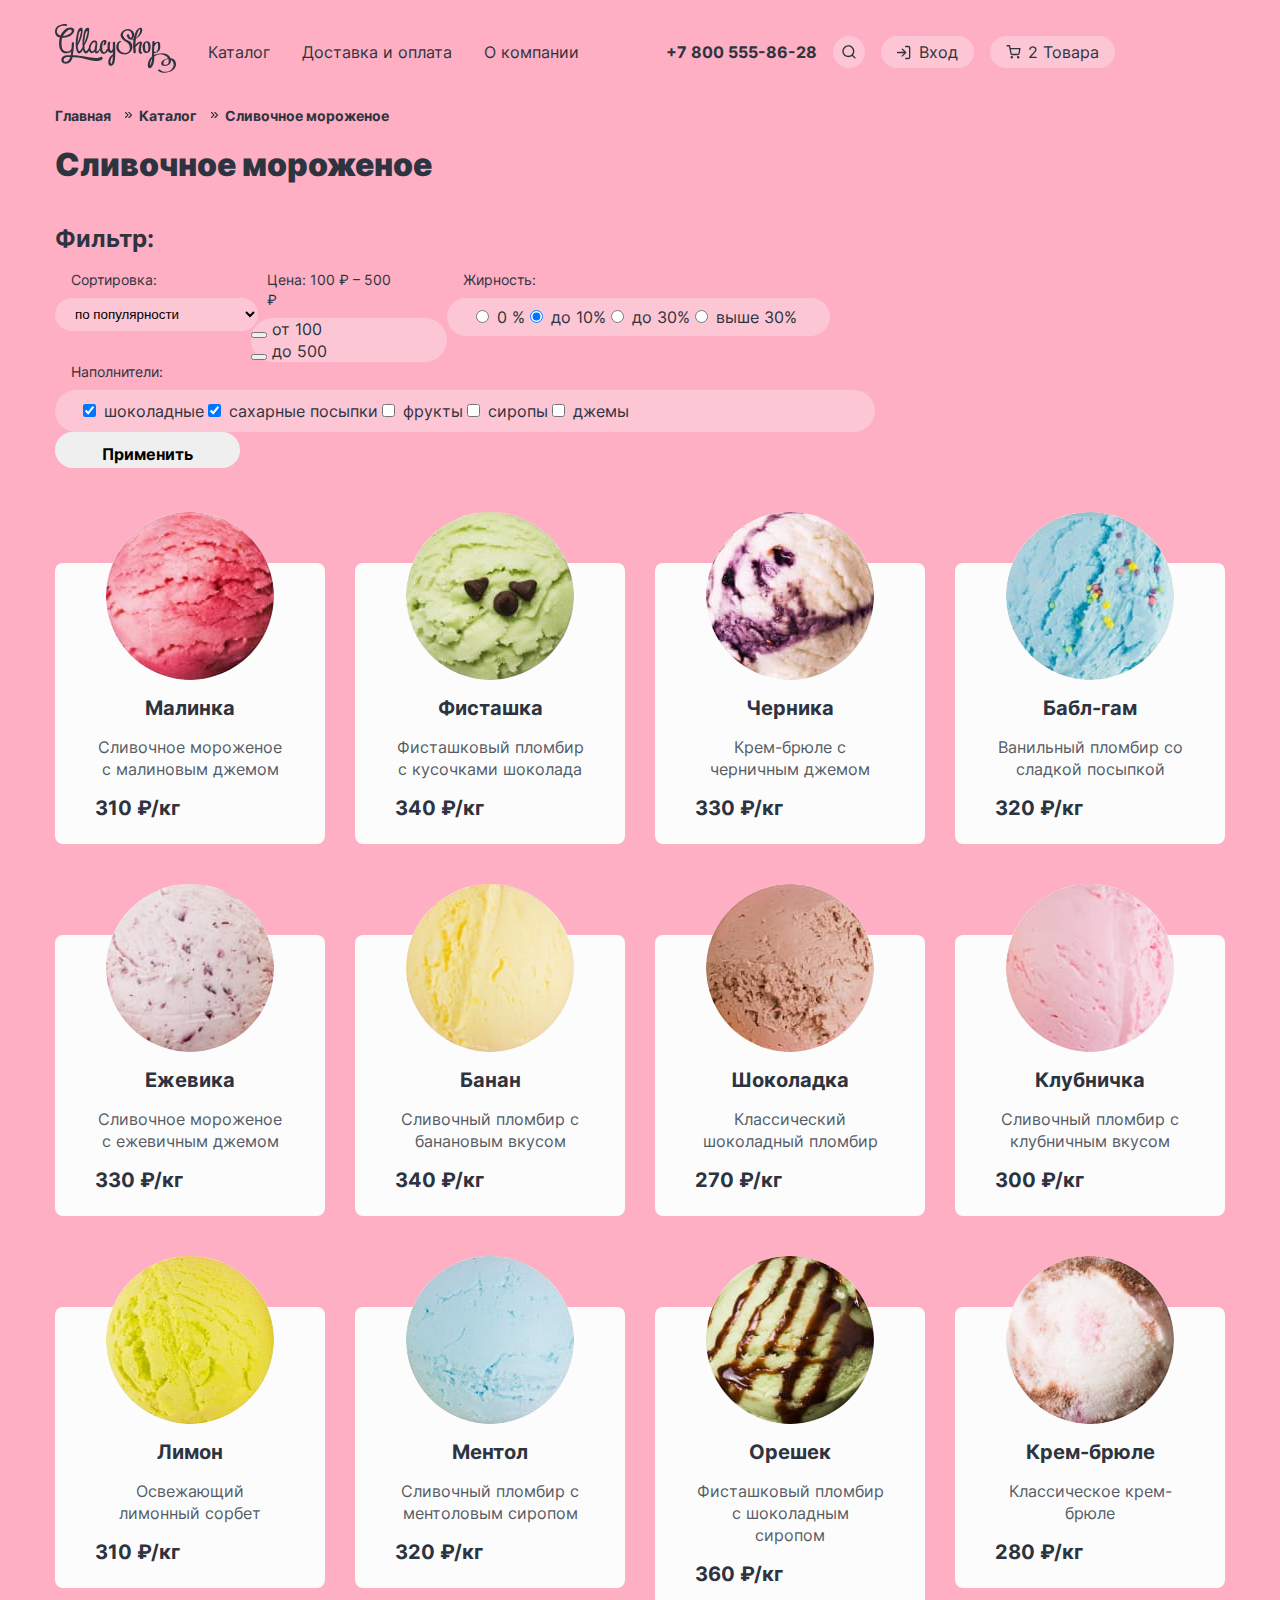
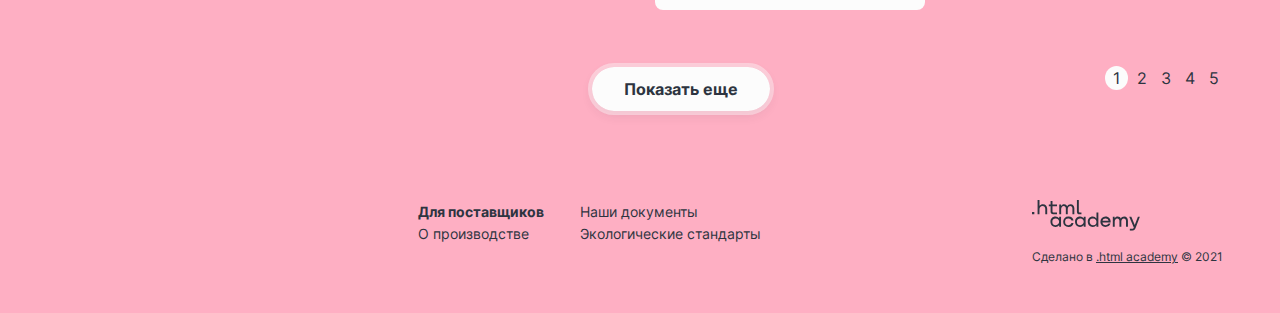
<file: catalog.html>
<!DOCTYPE html>
<html lang="ru">

  <head>
    <meta charset="utf-8">
    <link rel="icon" href="favicon.ico">
    <link rel="icon" type="image/png" sizes="32x32" href="images/png/favicon-32x32.png">
    <title>HTML Academy: Глейси</title>
    <link rel="stylesheet" href="styles/styles.css">
  </head>

  <body>
    <!-- Шапка сайта -->
    <header class="main-header">
      <nav class="navigation container">
        <ul class="navigation-list list-reset">
          <li class="navigation-item">
            <a class="navigation-link logo-header" href="index.html" aria-current="page">
              <img src="images/svg/logo-header.svg" width="137" height="56" alt="Логотип магазина GllacyShop.">
              <span class="visually-hidden">Логотип магазина</span>
            </a>
          </li>
          <li class="navigation-item">
            <a class="navigation-link" href="catalog.html">Каталог</a>
            <!-- <div class="navigation-catalog-container">
              <ul class="grop-down-navigation list-reset">
                <li class="grop-down-catalog">
                  <a class="grop-down-catalog-link" href="#">Новинки</a>
                </li>
                <li class="grop-down-catalog">
                  <a class="grop-down-catalog-link" href="catalog.html">Сливочное</a>
                </li>
                <li class="grop-down-catalog">
                  <a class="grop-down-catalog-link" href="#">Щербеты</a>
                </li>
                <li class="grop-down-catalog">
                  <a class="grop-down-catalog-link" href="#">Фруктовый лед</a>
                </li>
                <li class="grop-down-catalog">
                  <a class="grop-down-catalog-link" href="#">Мелорин</a>
                </li>
              </ul>
            </div> -->
          </li>
          <li class="navigation-item">
            <a class="navigation-link" href="#">Доставка и оплата</a>
          </li>
          <li class="navigation-item">
            <a class="navigation-link" href="#">О компании</a>
          </li>
        </ul>

        <ul class="navigation-list navigation-user list-reset">
          <li class="navigation-item">
            <a class="navigation-link navigation-link-tel" href="tel:+78005558628">+7 800 555-86-28</a>
          </li>
          <li class="navigation-item">
            <a class="navigation-link navigation-link-search" href="#">
              <span class="visually-hidden">Поиск</span>
            </a>
            <!-- <form class="search" action="https://echo.htmlacademy.ru" method="get">
                <label class="search-label" for="search">
                  <input class="search-input input" type="search" name="search" id="search" placeholder="Поиск по сайту">
                </label>
                <button class="button button-dark" type="submit">Отправить</button>
              </form> -->
          </li>
          <li class="navigation-item">
            <a class="navigation-link navigation-link-entrance" href="#">
              <span>Вход</span>
            </a>
            <!-- <div class="form-auth-block">
                <div class="form-auth-block_content">
                  <p class="form-auth-block-head-text">Личный кабинет</p>
                  <form class="form_auth_style" action="https://echo.htmlacademy.ru/" method="post">
                    <label for="mailing-email">Введите Ваш Email</label>
                    <input class="mailing-input-header input" type="email" name="E-mail" id="mailing-email" placeholder="Введите Ваш Email" required>
                    <label for="password>Введите Ваш пароль</label>
                    <input class="password-input input" type="password" name="auth_pass" id="password" placeholder="Введите пароль" required>
                    <button class="form_auth_button button button-dark" type="submit" name="form_auth_submit">Войти</button>
                    <a class="form-auth-link">Забыли пароль?</a>
                    <a class="form-auth-link">Регистрация</a>
                  </form>
                </div>
              </div> -->
          </li>
          <li class="navigation-item">
            <a class="navigation-link navigation-link-basket" href="#">
              <span class="navigation-link-num">2</span>
              Товара
            </a>
            <!-- <div class="basket basket-small">
              <ul class="basket-list list-reset">
                <li class="basket-item">
                  <a class="basket-link" href="#">
                    <img src="images/basket-images-1.jpg" width="46" height="46" alt="Мороженное Малинка.">
                    <span>Малинка</span>
                  </a>
                  <p class="basket-price">310 ₽</p>
                  <button class="basket-del" type="button">
                    <span class="visually-hidden">Удалить товар</span>
                  </button>
                </li>
                <li class="basket-item">
                  <a class="basket-link" href="#">
                    <img src="images/basket-images-2.jpg" width="46" height="46" alt="Мороженное Бабл-гам.">
                    <span>Бабл-гам</span>
                  </a>
                  <p class="basket-price">480 ₽</p>
                  <button class="basket-del" type="button">
                    <span class="visually-hidden">Удалить товар</span>
                  </button>
                </li>
              </ul>
              <div class="basket-open-container">
                <a class="basket-open button button-dark" href="#">Оформить заказ</a>
                <span class="basket-order">Итого: 790 ₽</span>
              </div>
              <p class="basket-null">Ваша корзина пока пуста</p>
            </div> -->
          </li>
        </ul>
      </nav>
    </header>

    <main class="main main-inner container">
      <section class="inner-header">
        <div class="inner-container container">
          <ul class="breadcrumbs list-reset">
            <li class="breadcrumbs-item">
              <a class="breadcrumbs-link" href="#">Главная</a>
            </li>
            <li class="breadcrumbs-item">
              <a class="breadcrumbs-link" href="#">Каталог</a>
            </li>
            <li class="breadcrumbs-item">
              <a class="breadcrumbs-link breadcrumbs-link-current" aria-current="page">Сливочное мороженое</a>
            </li>
          </ul>
          <h1 class="inner-title title">Сливочное мороженое</h1>
        </div>
      </section>
      <section class="catalog">
        <div class="catalog-container container">
          <div class="catalog-section filter">
            <h2 class="catalog-title filter-main-title">Фильтр:</h2>
            <form class="filter-form" action="https://echo.htmlacademy.ru/" method="get">
              <div class="sorting-header">
                <h3 class="filter-title filter-title-sorting">Сортировка:</h3>
                <select class="sorting-select" aria-label="Сортировка">
                  <option value="popular" selected>по популярности</option>
                  <option value="cost">дорогие</option>
                  <option value="cost">дешёвые</option>
                </select>
              </div>
              <fieldset class="filter-group filter-group-price">
                <p class="filter-title filter-title-price">Цена: 100 ₽ – 500 ₽</p>
                <div class="range-container">
                  <div class="range-base">
                    <div class="range-content range-content-min">
                      <input class="range-input input visually-hidden" id="min-value" type="number" value="100" name="mim-value" aria-label="Минимальное значение">
                      <button class="range-button range-button-min" type="button">
                        <span class="visually-hidden">Минимальное значение</span>
                      </button>
                      <label class="range-value" for="min-value">от 100</label>
                    </div>
                    <div class="range-content range-content-max">
                      <input class="range-input input visually-hidden" id="max-value" type="number" value="500" name="max-value" aria-label="Максимальное значение">
                      <button class="range-button range-button-max" type="button">
                        <span class="visually-hidden">Максимальное значение</span>
                      </button>
                      <label class="range-value" for="max-value">до 500</label>
                    </div>
                  </div>
                </div>
              </fieldset>
              <fieldset class="filter-group filter-group-radio">
                <p class="filter-title filter-title-fat">Жирность:</p>
                <ul class="filter-list filter-list-radio list-reset">
                  <li class="filter-item">
                    <label class="filter-label" for="zero">
                      <input class="filter-input input filter-input-radio" id="zero" name="fat-content" type="radio" value="zero">
                      <span class="filter-label-text">0 %</span>
                    </label>
                  </li>
                  <li class="filter-item">
                    <label class="filter-label" for="ten">
                      <input class="filter-input input filter-input-radio" id="ten" name="fat-content" type="radio" value="ten" checked>
                      <span class="filter-label-text">до 10%</span>
                    </label>
                  </li>
                  <li class="filter-item">
                    <label class="filter-label" for="thirty">
                      <input class="filter-input input filter-input-radio" id="thirty" name="fat-content" type="radio" value="thirty">
                      <span class="filter-label-text">до 30%</span>
                    </label>
                  </li>
                  <li class="filter-item">
                    <label class="filter-label" for="more">
                      <input class="filter-input input filter-input-radio" id="more" name="fat-content" type="radio" value="more">
                      <span class="filter-label-text">выше 30%</span>
                    </label>
                  </li>
                </ul>
              </fieldset>
              <fieldset class="filter-group filter-group-check">
                <p class="filter-title filter-title-fillers">Наполнители:</p>
                <ul class="filter-list filter-list-check list-reset">
                  <li class="filter-item">
                    <label class="filter-label" for="chocolate">
                      <input class="filter-input input filter-input-check" id="chocolate" name="chocolate" type="checkbox" checked>
                      <span class="filter-label-text">шоколадные</span>
                    </label>
                  </li>
                  <li class="filter-item">
                    <label class="filter-label" for="sprinkles">
                      <input class="filter-input input filter-input-check" id="sprinkles" name="sprinkles" type="checkbox" checked>
                      <span class="filter-label-text">сахарные посыпки</span>
                    </label>
                  </li>
                  <li class="filter-item">
                    <label class="filter-label" for="fruit">
                      <input class="filter-input input filter-input-check" id="fruit" name="fruit" type="checkbox">
                      <span class="filter-label-text">фрукты</span>
                    </label>
                  </li>
                  <li class="filter-item">
                    <label class="filter-label" for="syrups">
                      <input class="filter-input input filter-input-check" id="syrups" name="syrups" type="checkbox">
                      <span class="filter-label-text">сиропы</span>
                    </label>
                  </li>
                  <li class="filter-item">
                    <label class="filter-label" for="jams">
                      <input class="filter-input input filter-input-check" id="jams" name="jams" type="checkbox">
                      <span class="filter-label-text">джемы</span>
                    </label>
                  </li>
                </ul>
              </fieldset>
              <button class="button filter-submit" type="submit">Применить</button>
            </form>
          </div>
        </div>
      </section>
      <div class="sorting-result container">
        <ul class="product-list list-reset">
          <li class="container-product-list">
            <div class="product-container">
              <img src="images/jpg/product/raspberry.jpg" width="168" height="168" alt="Фотография шарика малинового мороженного.">
              <div class="product-container-describe">
                <a class="product-container-title" href="#">Малинка</a>
                <p class="product-container-description">Сливочное мороженое с малиновым джемом</p>
                <div class="product-container-basket">
                  <span class="product-price">310 ₽/кг</span>
                  <a class="basket-button" href="#">
                    <span class="visually-hidden">Добавить в корзину</span>
                  </a>
                </div>
              </div>
            </div>
          </li>
          <li class="container-product-list">
            <div class="product-container">
              <img src="images/jpg/product/pistachio.jpg" width="168" height="168" alt="Фотография шарика фисташкового пломбира с кусочками шоколада.">
              <div class="product-container-describe">
                <a class="product-container-title" href="#">Фисташка</a>
                <p class="product-container-description">Фисташковый пломбир с кусочками шоколада</p>
                <div class="product-container-basket">
                  <span class="product-price">340 ₽/кг</span>
                  <a class="basket-button" href="#">
                    <span class="visually-hidden">Добавить в корзину</span>
                  </a>
                </div>
              </div>
            </div>
          </li>
          <li class="container-product-list">
            <div class="product-container">
              <img src="images/jpg/product/blueberry.jpg" width="168" height="168" alt="Фотография шарика мороженного со вкусом крем-брюле с черничным джемом.">
              <div class="product-container-describe">
                <a class="product-container-title" href="#">Черника</a>
                <p class="product-container-description">Крем-брюле с черничным джемом</p>
                <div class="product-container-basket">
                  <span class="product-price">330 ₽/кг</span>
                  <a class="basket-button" href="#">
                    <span class="visually-hidden">Добавить в корзину</span>
                  </a>
                </div>
              </div>
            </div>
          </li>
          <li class="container-product-list">
            <div class="product-container">
              <img src="images/jpg/product/bubble-gum.jpg" width="168" height="168" alt="Фотография шарика ванильного пломбира со сладкой посыпкой.">
              <div class="product-container-describe">
                <a class="product-container-title" href="#">Бабл-гам</a>
                <p class="product-container-description">Ванильный пломбир со сладкой посыпкой</p>
                <div class="product-container-basket">
                  <span class="product-price">320 ₽/кг</span>
                  <a class="basket-button" href="#">
                    <span class="visually-hidden">Добавить в корзину</span>
                  </a>
                </div>
              </div>
            </div>
          </li>
          <li class="container-product-list">
            <div class="product-container">
              <img src="images/jpg/product/blackberry.jpg" width="168" height="168" alt="Фотография шарика сливочного мороженого с ежевичным джемом.">
              <div class="product-container-describe">
                <a class="product-container-title" href="#">Ежевика</a>
                <p class="product-container-description">Сливочное мороженое с ежевичным джемом</p>
                <div class="product-container-basket">
                  <span class="product-price">330 ₽/кг</span>
                  <a class="basket-button" href="#">
                    <span class="visually-hidden">Добавить в корзину</span>
                  </a>
                </div>
              </div>
            </div>
          </li>
          <li class="container-product-list">
            <div class="product-container">
              <img src="images/jpg/product/banana.jpg" width="168" height="168" alt="Фотография шарика сливочного пломбира с банановым вкусом.">
              <div class="product-container-describe">
                <a class="product-container-title" href="#">Банан</a>
                <p class="product-container-description">Сливочный пломбир с банановым вкусом</p>
                <div class="product-container-basket">
                  <span class="product-price">340 ₽/кг</span>
                  <a class="basket-button" href="#">
                    <span class="visually-hidden">Добавить в корзину</span>
                  </a>
                </div>
              </div>
            </div>
          </li>
          <li class="container-product-list">
            <div class="product-container">
              <img src="images/jpg/product/chocolate.jpg" width="168" height="168" alt="Фотография шарика шоколадного пломбир.">
              <div class="product-container-describe">
                <a class="product-container-title" href="#">Шоколадка</a>
                <p class="product-container-description">Классический шоколадный пломбир</p>
                <div class="product-container-basket">
                  <span class="product-price">270 ₽/кг</span>
                  <a class="basket-button" href="#">
                    <span class="visually-hidden">Добавить в корзину</span>
                  </a>
                </div>
              </div>
            </div>
          </li>
          <li class="container-product-list">
            <div class="product-container">
              <img src="images/jpg/product/strawberry.jpg" width="168" height="168" alt="Фотография шарика сливочного пломбира с клубничным вкусом.">
              <div class="product-container-describe">
                <a class="product-container-title" href="#">Клубничка</a>
                <p class="product-container-description">Сливочный пломбир с клубничным вкусом</p>
                <div class="product-container-basket">
                  <span class="product-price">300 ₽/кг</span>
                  <a class="basket-button" href="#">
                    <span class="visually-hidden">Добавить в корзину</span>
                  </a>
                </div>
              </div>
            </div>
          </li>
          <li class="container-product-list">
            <div class="product-container">
              <img src="images/jpg/product/lemon.jpg" width="168" height="168" alt="Фотография шарика лимонного сорбета.">
              <div class="product-container-describe">
                <a class="product-container-title" href="#">Лимон</a>
                <p class="product-container-description">Освежающий лимонный сорбет</p>
                <div class="product-container-basket">
                  <span class="product-price">310 ₽/кг</span>
                  <a class="basket-button" href="#">
                    <span class="visually-hidden">Добавить в корзину</span>
                  </a>
                </div>
              </div>
            </div>
          </li>
          <li class="container-product-list">
            <div class="product-container">
              <img src="images/jpg/product/menthol.jpg" width="168" height="168" alt="Фотография шарика сливочного пломбира с ментоловым сиропом.">
              <div class="product-container-describe">
                <a class="product-container-title" href="#">Ментол</a>
                <p class="product-container-description">Сливочный пломбир с ментоловым сиропом</p>
                <div class="product-container-basket">
                  <span class="product-price">320 ₽/кг</span>
                  <a class="basket-button" href="#">
                    <span class="visually-hidden">Добавить в корзину</span>
                  </a>
                </div>
              </div>
            </div>
          </li>
          <li class="container-product-list">
            <div class="product-container">
              <img src="images/jpg/product/nut.jpg" width="168" height="168" alt="Фотография шарика фисташкового пломбира с шоколадным сиропом.">
              <div class="product-container-describe">
                <a class="product-container-title" href="#">Орешек</a>
                <p class="product-container-description">Фисташковый пломбир с шоколадным сиропом</p>
                <div class="product-container-basket">
                  <span class="product-price">360 ₽/кг</span>
                  <a class="basket-button" href="#">
                    <span class="visually-hidden">Добавить в корзину</span>
                  </a>
                </div>
              </div>
            </div>
          </li>
          <li class="container-product-list">
            <div class="product-container">
              <img src="images/jpg/product/creme-brulee.jpg" width="168" height="168" alt="Фотография шарика крем-брюле.">
              <div class="product-container-describe">
                <a class="product-container-title" href="#">Крем-брюле</a>
                <p class="product-container-description">Классическое крем-брюле</p>
                <div class="product-container-basket">
                  <span class="product-price">280 ₽/кг</span>
                  <a class="basket-button" href="#">
                    <span class="visually-hidden">Добавить в корзину</span>
                  </a>
                </div>
              </div>
            </div>
          </li>
        </ul>
      </div>
      <div class="pagination-wrapper">
        <button class="button product-card-more button-light" type="button">Показать еще</button>
        <div class="pagination">
          <a class="pagination-button pagination-button-prev pagination-button-disabled" href="#">
            <span class="visually-hidden">Назад</span>
          </a>
          <ul class="pagination-list list-reset">
            <li class="pagination-list-item">
              <a class="pagination-link pagination-link-current" aria-current="page">1</a>
            </li>
            <li class="pagination-list-item">
              <a class="pagination-link" href="#">2</a>
            </li>
            <li class="pagination-list-item">
              <a class="pagination-link" href="#">3</a>
            </li>
            <li class="pagination-list-item">
              <a class="pagination-link" href="#">4</a>
            </li>
            <li class="pagination-list-item">
              <a class="pagination-link" href="#">5</a>
            </li>
          </ul>
          <a class="pagination-button pagination-button-next" href="#">
            <span class="visually-hidden">Вперед</span>
          </a>
        </div>
      </div>
    </main>
    <footer class="main-footer container">
      <section class="footer-social">
        <ul class="footer-social-list social-list list-reset">
          <li class="social-item">
            <a class="social-button social-button-telegram" href="https://t.me/htmlacademy">
              <span class="visually-hidden">Telegram</span>
            </a>
          </li>
          <li class="social-item">
            <a class="social-button social-button-vkontakte" href="https://vk.com/htmlacademy">
              <span class="visually-hidden">Vkontakte</span>
            </a>
          </li>
          <li class="social-item">
            <a class="social-button social-button-youtube" href="https://www.youtube.com/user/htmlacademyru">
              <span class="visually-hidden">Youtube</span>
            </a>
          </li>
        </ul>
      </section>
      <div class="main-footer-info">
        <section class="footer-info">
          <a class="footer-info-text footer-info-text-like" href="#"><span>Для поставщиков</span></a>
          <a class="footer-info-text" href="#"><span>О производстве</span></a>
        </section>
        <section class="footer-documents">
          <a class="footer-documents-text" href="#"><span>Наши документы</span></a>
          <a class="footer-documents-text" href="#"><span>Экологические стандарты</span></a>
        </section>
      </div>
      <section class="footer-copyright">
        <a class="navigation-link logo-footer" href="https://htmlacademy.ru/" aria-current="page">
          <img src="images/svg/logo-footer.svg" width="108" height="37" alt="HTML Academy">
          <span class="visually-hidden">Логотип Академии</span>
        </a>
        <p class="footer-navigation-link"> Сделано в <a class="footer-href" href="https://htmlacademy.ru/">.html academy</a> &copy; 2021</p>
      </section>
    </footer>

  </body>

</html>
</file>
<file: styles/styles.css>
:root {
  --blue: #69a9ff;
  --border-button-dark: rgba(255, 47, 100, 0.3);
  --border-button-light: rgba(252, 252, 252, 0.4);
  --box-shadow-button: rgba(45, 52, 64, 0.1);
  --dark: #565c66;
  --extra-dark: #2d3440;
  --extra-light: #fcfcfc;
  --extra-light-pink: #ffcbd8;
  --extra-pink: #ff2f64;
  --green: #00e484;
  --light: #e7e7e7;
  --light-pink: #feafc3;
  --neutral: #b9b9b9;
  --neutral-pink: #ff7799;
  --orange: #fd912e;
  --pink: #ff4a78;
  --red: #ea5454;
  --white: #ffffff;
  --yellow: #fcc850;
}

@font-face {
  font-style: normal;
  font-weight: 400;
  font-family: "Inter";

  font-display: swap;
  src: url("../fonts/inter-400.woff2") format("woff2");
}

@font-face {
  font-style: normal;
  font-weight: 700;
  font-family: "Inter";

  font-display: swap;
  src: url("../fonts/inter-700.woff2") format("woff2");
}

@font-face {
  font-style: normal;
  font-weight: 900;
  font-family: "Inter";

  font-display: swap;
  src: url("../fonts/inter-900.woff2") format("woff2");
}

*,
*::before,
*::after {
  box-sizing: border-box;

  -webkit-font-smoothing: antialiased;
  -moz-osx-font-smoothing: grayscale;
  -webkit-text-size-adjust: 100%;
}

@keyframes slide-down {
  from {
    transform: translateX(-100%);
    opacity: 0;
  }

  to {
    transform: translateX(0);
    opacity: 1;
  }
}

html {
  height: 100%;
}

body {
  display: flex;
  flex-direction: column;
  min-width: 1170px;
  min-height: 100%;
  margin: 0;

  font-weight: 400;
  font-size: 16px;
  line-height: 22px;
  font-family: "Inter", sans-serif;
  color: var(--extra-dark);

  background-color: var(--light-pink);
}

/* .dark {
  background-color: var(--blue);
}

.bright {
  background-color: var(--yellow);
} */

img {
  max-width: 100%;
  height: auto;
}

.visually-hidden {
  position: absolute;

  width: 1px;
  height: 1px;
  margin: -1px;
  padding: 0;
  overflow: hidden;

  border: 0;

  clip: rect(0 0 0 0);
}

.list-reset {
  margin: 0;
  padding: 0;

  list-style: none;
}

.button {
  position: relative;
  z-index: 1;

  display: inline-block;
  padding: 12px 32px;

  font-weight: 700;
  font-size: 16px;
  line-height: 20px;
  font-family: inherit;
  text-align: center;
  text-decoration: none;

  border: none;
  border-radius: 26px;
  cursor: pointer;
}

/* Состояния кнопки */

.button-dark {
  color: #fcfcfc;

  background-color: var(--extra-pink);
  outline: 4px solid var(--border-button-dark);
  box-shadow: 0 4px 12px 0 var(--box-shadow-button);
}

/* Состояния кнопки */

.button-light {
  color: var(--extra-dark);

  background-color: var(--extra-light);
  outline: 4px solid var(--border-button-light);
  box-shadow: 0 4px 12px 0 var(--box-shadow-button);
}

/* Состояния кнопки */

.title {
  margin: 0;

  font-weight: 900;
  font-size: 32px;
  line-height: 46px;
  font-family: "Inter", sans-serif;
  text-align: center;
}

.container {
  width: 1170px;
  margin: 0 auto;
}

/* Шапка */

.navigation {
  display: flex;
  width: 1170px;
  margin: 0 auto;
}

.navigation-list {
  display: flex;
  flex-wrap: wrap;
  width: 575px;
  margin: 0;
  padding: 0;
}

.navigation-link {
  display: block;
  padding: 42px 16px;

  font-weight: 400;
  font-size: 16px;
  line-height: 20px;
  font-family: inherit;
  text-align: center;
  color: #2d3440;
  text-decoration: none;

  background-repeat: no-repeat;
  background-position: center left;
}

.logo-header {
  display: flex;
  align-items: center;
  width: 137px;
  padding: 24px 16px 24px 0;
}

.navigation-user {
  display: flex;
  flex-wrap: wrap;
  align-items: center;
  margin-left: auto;
}

.navigation-user .navigation-link {
  min-width: 32px;
  min-height: 32px;
}

.navigation-link-tel {
  font-weight: 700;
  font-size: 16px;
  line-height: 20px;
  font-family: inherit;
}

.navigation-link-search {
  margin-right: 16px;
  padding: 9px;

  background: rgba(252, 252, 252, 0.3);
  background-image: url(../images/svg/header/search.svg);
  background-repeat: no-repeat;
  background-position: center;
  border-radius: 27px;
  cursor: pointer;
}

.navigation-link-entrance {
  margin-right: 16px;
  padding: 6px 16px 6px 38px;

  background: rgba(252, 252, 252, 0.3);
  background-image: url(../images/svg/header/entrance.svg);
  background-repeat: no-repeat;
  background-position: left 16px center;
  border-radius: 27px;
  cursor: pointer;
}

.navigation-link-basket {
  padding: 6px 16px 6px 38px;

  background: rgba(252, 252, 252, 0.3);
  background-image: url(../images/svg/header/basket.svg);
  background-repeat: no-repeat;
  background-position: left 16px center;
  border-radius: 27px;
  cursor: pointer;
}

/* Главная страница  */

.main {
  flex-grow: 1;
}

.slider {
  position: relative;

  display: flex;
  justify-content: center;
  align-items: center;

  gap: 0 40px;
}

.slide-caption {
  margin: 0 0 24px;

  font-weight: 900;
  font-size: 36px;
  line-height: 46px;
  font-family: inherit;
}

.slide-description {
  margin: 0 0 48px;

  font-weight: 400;
  font-size: 18px;
  line-height: 24px;
  font-family: inherit;
}

.slider-button {
  position: absolute;
  top: 50%;

  display: grid;
  width: 38px;
  height: 38px;
  margin: 0;
  padding: 0;

  color: #fcfcfc;

  background-color: rgba(252, 252, 252, 0.3);
  border: 2px solid #fcfcfc;
  border-radius: 50%;
  transform: translateY(-50%);
  cursor: pointer;

  transition: background-color 0.3s ease-in, color 0.3s ease-in;

  place-items: center;
}

.slider-button-prev {
  left: 400px;
}

.slider-button-next {
  right: 210px;

  transform: translateY(-50%) rotate(180deg);
}

.slider-button:hover {
  color: #2d3440;

  background-color: #fcfcfc;
}

.slider-bullets {
  position: absolute;
  top: calc(100% + 12px);
  left: 0;

  display: grid;

  gap: 0 8px;
  grid-template-columns: repeat(3, 12px);
}

.slider-bullet {
  width: 12px;
  height: 12px;
  margin: 0;
  padding: 0;

  background-color: rgba(252, 252, 252, 0.3);
  border: none;
  border-radius: 50%;
  cursor: pointer;

  transition: background-color 0.5s cubic-bezier(0.34, 1.56, 0.64, 1);
}

.slider-bullet.active {
  background-color: #fcfcfc;

  pointer-events: none;
}

.slide {
  display: grid;
  align-items: center;
  width: 100px;
  height: 300px;

  gap: 0 20px;
  grid-template-columns: 200px;
}

.slide.active {
  width: auto;
  margin: 0 -50px 0 0;

  grid-template-columns: 470px 367px;
}

.slide.active .slide-inner {
  display: block;

  animation: slide-down 0.5s cubic-bezier(0.34, 1.56, 0.64, 1) forwards;
}

.slide.active .slide-image {
  transform: scale(1) translateX(0);

  transition: transform 0.5s cubic-bezier(0.34, 1.56, 0.64, 1);
}

.slide-inner {
  display: none;
}

.slide-image {
  display: grid;
  width: 200px;
  height: 200px;

  background-color: rgb(252, 252, 252);
  border-radius: 50%;
  transform: scale(0.5);
  opacity: 0.4;

  place-items: center;
}

/* .slide-link {
  padding: 12px 32px;

  background-color: #fcfcfc;
  background-clip: padding-box;
  border: 4px solid rgba(252, 252, 252, 0.4);
  border-radius: 26px;
  border-radius: 26px;
  box-shadow: 0 4px 12px rgba(45, 52, 64, 0.1);

  transition: border-color 0.3s ease-in, background-color 0.3s ease-in;
} */

.slide-link:hover {
  background-color: rgba(252, 252, 252, 0.4);
  border-color: #fcfcfc;
}

.social-link-telegram {
  background-image: url(../images/svg/icons-footer/telegram.svg);
}

.social-link-vkontakte {
  background-image: url(../images/svg/icons-footer/vk.svg);
}

.social-link-youtube {
  background-image: url(../images/svg/icons-footer/youtube.svg);
}

/* Блок с акциями */
.action-block {
  margin-bottom: 80px;
}

.block-title {
  margin-bottom: 55px;
}

.action-block-container {
  display: grid;

  grid-column-gap: 30px;
  grid-template-columns: 570px 570px;
}

.block-container {
  background-color: var(--neutral-pink);
  background-repeat: no-repeat;
  border-radius: 16px;
}

.block-container-promo-one {
  background-image: url(../images/png/ice-cream-1.png);
  background-position: right bottom;
  background-size: 219px auto;
}

.block-container-promo-two {
  background-image: url(../images/png/ice-cream-2.png);
  background-position: right bottom;
  background-size: 219px auto;
}

.blog-container-promo {
  width: 317px;
}

.block-container-title {
  margin: 36px 0 28px 36px;

  font-weight: 700;
  font-size: 24px;
  line-height: 30px;
  font-family: inherit;
}

.block-container-description {
  margin: 0 0 28px 36px;
}

.block-button {
  margin: 0 0 36px 36px;
}

/* Популярные вкусы */

.popular-product {
  margin-bottom: 80px;
}

.popular-title {
  margin-bottom: 55px;
}

.popular-product-container {
  display: grid;

  grid-column-gap: 30px;
  grid-template-columns: repeat(4, 270px);
}

.product-container {
  position: relative;

  border-radius: 8px;
}

.product-container img {
  position: absolute;
  top: -51px;
  left: 50%;

  border-radius: 50%;
  transform: translateX(-50%);
}

.product-container-describe {
  padding: 133px 40px 24px 40px;

  background-color: var(--extra-light);
  background-color: var(--extra-light);
  border-radius: 8px;
  border-radius: 8px;
}

.product-container-title {
  display: block;
  width: 190px;
  margin-bottom: 8px;

  font-weight: 700;
  font-size: 20px;
  line-height: 24px;
  font-family: inherit;
  text-align: center;
  color: var(--extra-dark);
  text-decoration: none;
}

.product-container-description {
  display: block;
  width: 190px;
  margin-bottom: 16px;

  text-align: center;
  color: var(--dark);
}

.product-container-basket {
  display: flex;
  justify-content: space-between;
  width: 190px;
}

.product-price {
  font-weight: 700;
  font-size: 20px;
  line-height: 24px;
  font-family: inherit;
  color: var(--extra-dark);
}

/*
Блок с информацией о товарах */

.information-shop {
  margin-bottom: 80px;
  padding: 24px;

  background-image: url(../images/png/waffle-pattern.png);
  border-radius: 16px;
}

.information-shop-container {
  padding: 56px 0;

  background-color: var(--white);
  border-radius: 16px;
}

.information-title {
  margin: 0 63px 56px 63px;
}

.information-container {
  display: grid;
  flex-wrap: wrap;
  margin: 0 40px;

  gap: 40px 32px;
  grid-template-columns: 505px 505px;
}

.information-description {
  margin: 0;
  padding-left: 64px;

  text-align: start;
  color: var(--dark);

  background-repeat: no-repeat;
  background-position: top left 0;
}

.icon-ice-cream {
  background-image: url(../images/svg/icons-information-block/ice-cream.svg);
}

.icon-cow {
  background-image: url(../images/svg/icons-information-block/cow.svg);
}

.icon-leaf {
  background-image: url(../images/svg/icons-information-block/leaf.svg);
}

.icon-thermometer {
  background-image: url(../images/svg/icons-information-block/thermometer.svg);
}

/* Блог */

.blog-container {
  display: grid;
  margin-bottom: 80px;

  grid-column-gap: 30px;
  grid-template-columns: 570px 570px;
}

.blog-news {
  margin: 0;
  padding-top: 33px;
  padding-bottom: 67px;
  padding-left: 32px;

  background-color: var(--white);
  background-image: url(../images/png/background-news.png);
  background-repeat: no-repeat;
  background-size: 100%;
  border-radius: 16px;
}

.blog-news-title {
  font-weight: 400;
  font-size: 16px;
  line-height: 20px;
  font-family: inherit;
  color: var(--dark);
}

.blog-news-description {
  font-weight: 700;
  font-size: 24px;
  line-height: 30px;
  font-family: inherit;
  color: var(--extra-dark);
  text-decoration: none;
}

.blog-newsletter {
  display: flex;
  flex-wrap: wrap;
  padding: 6px;

  background-image: url(../images/png/postal-background.png);
  border-radius: 16px;
}

.newsletter {
  padding: 26px;

  background-color: var(--white);
  border-radius: 16px;
}

.newsletter-title {
  margin-top: 0;
  margin-bottom: 42px;
}

.mailing-input {
  width: 332px;
  height: 48px;
  margin-right: 14px;

  border: 1px solid var(--neutral);
  border-radius: 4px;
}

/* Доставка */

.delivery-container {
  display: flex;
  margin-bottom: 80px;
  padding: 64px 64px 64px 100px;

  background-image: url(../images/jpg/delivery-background.jpg);
  background-repeat: no-repeat;
  background-position: center right;
  background-size: cover;
  border-radius: 16px;
}

.delivery-title {
  margin-top: 103px;
  margin-right: 150px;
  margin-bottom: 24px;

  text-align: left;
}

.delivery-description {
  font-weight: 400;
  font-size: 16px;
  line-height: 22px;
  font-family: inherit;
  color: #565c66;
}

.delivery-form {
  display: block;
  width: 500px;
  height: 406px;
  padding: 40px 40px 42px 40px;

  background-color: var(--extra-light);
  border-radius: 8px;
}

.form-description {
  margin-top: 0;
  margin-bottom: 32px;
}

.form-delivery {
  display: grid;

  gap: 20px 16px;
  grid-template-columns: 117px 1fr;
}

.label-text {
  font-weight: 700;
  font-size: 16px;
  line-height: 20px;
  font-family: inherit;
  color: var(--extra-dark);
}

/* Контактная информация */
.contacts {
  padding: 64px 763px 64px 64px;

  background-color: var(--extra-dark);
  background-image: url(../images/jpg/contacts-background.jpg);
  background-position: right;
  background-size: cover;
  border-radius: 16px;
}

.contacts-container {
  width: 343px;
  height: 364px;
  padding: 40px;

  background-color: var(--extra-light);
  border-radius: 8px;
}

.contacts-title {
  margin-top: 0;
  margin-bottom: 12px;

  color: var(--dark);
}

.contacts-description {
  margin-top: 12px;
  margin-bottom: 24px;

  font-weight: 700;
  font-size: 20px;
  line-height: 24px;
  font-family: inherit;
}

.contacts-description-telephone {
  margin: 0;
}

.contacts-information {
  margin-top: 0;
  margin-bottom: 32px;

  font-weight: 400;
  font-size: 14px;
  line-height: 20px;
  font-family: inherit;
  color: var(--dark);
}

/* Подвал */

.main-footer {
  display: grid;
  padding-top: 48px;
  padding-bottom: 48px;

  gap: 0 259px;
  grid-template-columns: 104px 1fr 193px;
}

.footer-social-list {
  display: grid;
  justify-content: center;

  gap: 16px;
  grid-template-columns: repeat(3, auto);
}

.social-button {
  position: relative;

  display: flex;
  justify-content: center;
  align-items: center;
  width: 24px;
  height: 24px;

  color: var(--extra-light);

  background-repeat: no-repeat;
  background-position: center;
  /* border: 4px solid rgba(252, 252, 252, 0.3); */
  border-radius: 50%;
}

/* .social-button-telegram {
  background-image: url(../images/svg/icons-footer/telegram.svg);
}

.social-button-vkontakte {
  background-image: url(../images/svg/icons-footer/vk.svg);
}

.social-button-youtube {
  background-image: url(../images/svg/icons-footer/youtube.svg);
} */

.main-footer-info {
  display: grid;

  grid-template-columns: repeat(2, auto);
}

.footer-info {
  width: 150px;
}

.footer-info-text {
  font-weight: 400;
  font-size: 14px;
  line-height: 20px;
  font-family: inherit;
  color: var(--extra-dark);
  text-decoration: none;
}

.footer-info-text-like {
  margin-right: 24px;

  font-weight: 700;
  font-size: 14px;
  line-height: 20px;
  font-family: inherit;
  color: var(--extra-dark);
}

.footer-documents {
  width: 182px;
}

.footer-documents-text {
  font-weight: 400;
  font-size: 14px;
  line-height: 20px;
  font-family: inherit;
  color: var(--extra-dark);
  text-decoration: none;
}

.logo-footer {
  margin-bottom: 14px;
  padding: 0;

  text-align: left;
}

.footer-navigation-link {
  margin: 0;

  font-weight: 400;
  font-size: 12px;
  line-height: 16px;
  font-family: inherit;
}

.footer-href {
  color: var(--extra-dark);
}

/* Каталог  */

.inner-container {
  margin-bottom: 40px;
}

.breadcrumbs {
  display: flex;
  flex-wrap: wrap;
  align-items: center;
  margin-bottom: 16px;
}

.breadcrumbs-item {
  position: relative;

  margin-right: 28px;
}

.breadcrumbs-item:not(:last-child):after {
  content: "";
  position: absolute;
  top: 50%;
  right: -21px;

  width: 7px;
  height: 6px;

  background-image: url(../images/svg/breadcrumbs-arrow.svg);
  background-repeat: no-repeat;
  background-position: center;
  transform: translateY(-50%);
}

.breadcrumbs-link {
  font-weight: 700;
  font-size: 14px;
  line-height: 20px;
  font-family: inherit;
  color: var(--extra-dark);
  text-decoration: none;
}

.inner-title {
  text-align: left;
}

/* Фильтр  */

.catalog {
  margin-bottom: 95px;
}

.filter-form {
  display: flex;
  flex-wrap: wrap;
  width: 823px;
}

.sorting-header {
  width: 196px;
}

.filter-title {
  font-weight: 400;
  font-size: 14px;
  line-height: 20px;
  font-family: inherit;
}

.filter-title-sorting {
  margin: 0 93px 8px 16px;
}

.sorting-select {
  margin-right: 24px;
  padding: 8px 63px 8px 16px;

  background: rgba(252, 252, 252, 0.3);
  border: none;
  border-radius: 27px;
}

.sorting-select .option {
  font-weight: 400;
  font-size: 14px;
  line-height: 20px;
  font-family: Inter, sans-serif;
}

.filter-group-price {
  width: 196px;
  margin: 0;
  padding: 0;

  border: none;
}

.filter-title-price {
  margin: 0 45px 8px 16px;
}

.range-container {
  background: rgba(252, 252, 252, 0.3);
  border: none;
  border-radius: 27px;
}

.filter-group-radio {
  width: 383px;
  margin: 0;
  padding: 0;

  border: none;
}

.filter-title-fat {
  margin: 0 293px 8px 16px;
}

.filter-list {
  display: flex;
  padding: 8px 24px;

  background: rgba(252, 252, 252, 0.3);
  border: none;
  border-radius: 27px;
}

.filter-list-radio {
  padding: 8px 24px;
}

.filter-group-check {
  width: 604px;
  margin: 0;
  padding: 0;

  border: none;
}

.filter-title-fillers {
  margin: 0 712px 8px 16px;
  padding: 0;
}

.filter-list-check {
  padding: 10px 24px;
}

.filter-submit {
  width: 185px;
  height: 36px;
}

.product-list {
  display: grid;
  margin-bottom: 16px;

  gap: 91px 30px;
  grid-template-columns: repeat(4, 1fr);
}

.pagination-wrapper {
  display: flex;
  justify-content: right;
  height: 126px;
  padding: 41px 0;
}

.product-card-more {
  margin-right: 335px;
}

.pagination-list {
  display: flex;
  flex-wrap: wrap;
}

.pagination-list-item {
  width: 24px;
  height: 24px;
}

.pagination-link {
  padding: 2px 8px;

  font-weight: 400;
  font-size: 16px;
  line-height: 20px;
  font-family: inherit;
  color: var(--extra-dark);
  text-decoration: none;
}

.pagination-link-current {
  background-color: var(--extra-light);
  background-repeat: no-repeat;
  background-position: center;
  border-radius: 50%;
}
</file>
